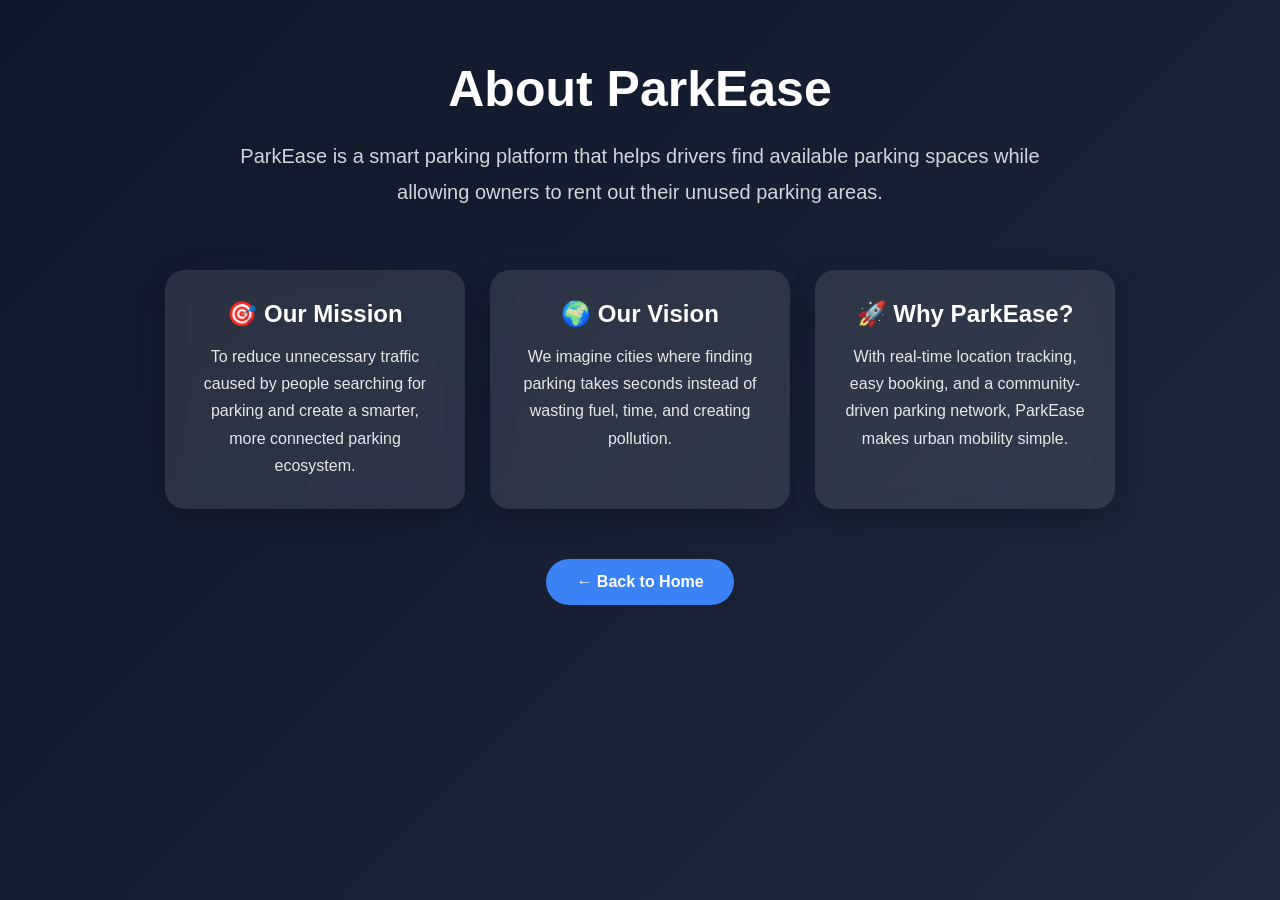
<file: about.html>
<!DOCTYPE html>
<html lang="en">
<head>
    <meta charset="UTF-8">
    <meta name="viewport" content="width=device-width, initial-scale=1.0">
    <title>About ParkEase</title>

    <link rel="stylesheet" href="style.css">
</head>

<body>

    <section class="about-page">

        <h1>About ParkEase</h1>

        <p class="intro">
            ParkEase is a smart parking platform that helps drivers 
            find available parking spaces while allowing owners to 
            rent out their unused parking areas.
        </p>


        <div class="about-container">

            <div class="about-card">
                <h2>🎯 Our Mission</h2>

                <p>
                    To reduce unnecessary traffic caused by people 
                    searching for parking and create a smarter, 
                    more connected parking ecosystem.
                </p>
            </div>


            <div class="about-card">
                <h2>🌍 Our Vision</h2>

                <p>
                    We imagine cities where finding parking takes 
                    seconds instead of wasting fuel, time, and 
                    creating pollution.
                </p>
            </div>


            <div class="about-card">
                <h2>🚀 Why ParkEase?</h2>

                <p>
                    With real-time location tracking, easy booking,
                    and a community-driven parking network, ParkEase
                    makes urban mobility simple.
                </p>
            </div>

        </div>


        <a href="index.html" class="back-btn">
            ← Back to Home
        </a>

    </section>

</body>
</html>
</file>
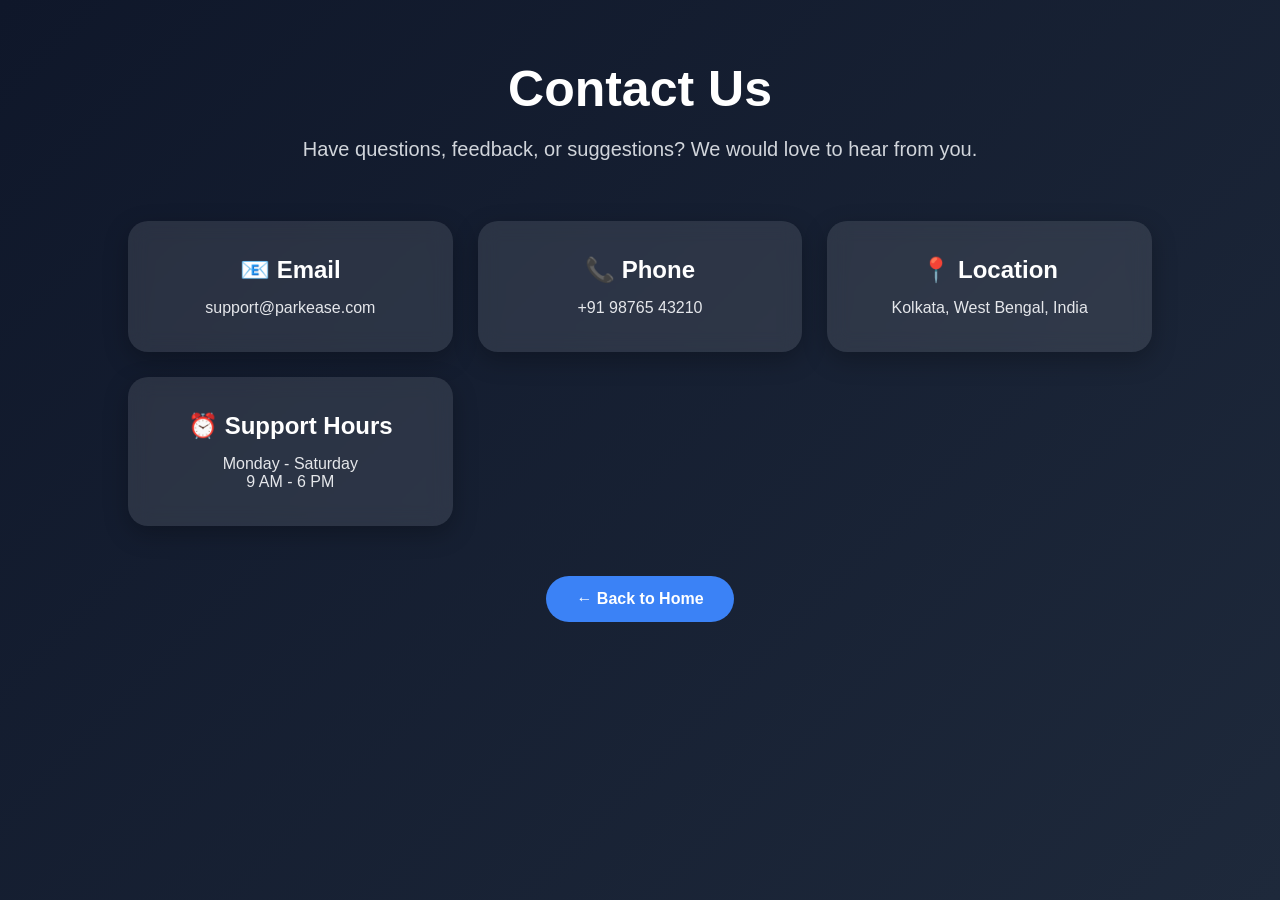
<file: contact.html>
<!DOCTYPE html>
<html>
<head>
    <title>Contact ParkEase</title>
    <link rel="stylesheet" href="style.css">
</head>

<body>

<section class="contact-page">

    <h1>Contact Us</h1>

    <p class="contact-text">
        Have questions, feedback, or suggestions?
        We would love to hear from you.
    </p>

    <div class="contact-container">

        <div class="contact-card">
            <h2>📧 Email</h2>
            <p>support@parkease.com</p>
        </div>

        <div class="contact-card">
            <h2>📞 Phone</h2>
            <p>+91 98765 43210</p>
        </div>

        <div class="contact-card">
            <h2>📍 Location</h2>
            <p>Kolkata, West Bengal, India</p>
        </div>

        <div class="contact-card">
            <h2>⏰ Support Hours</h2>
            <p>Monday - Saturday<br>9 AM - 6 PM</p>
        </div>

    </div>

    <a href="index.html" class="back-btn">
        ← Back to Home
    </a>

</section>

</body>
</html>
</file>
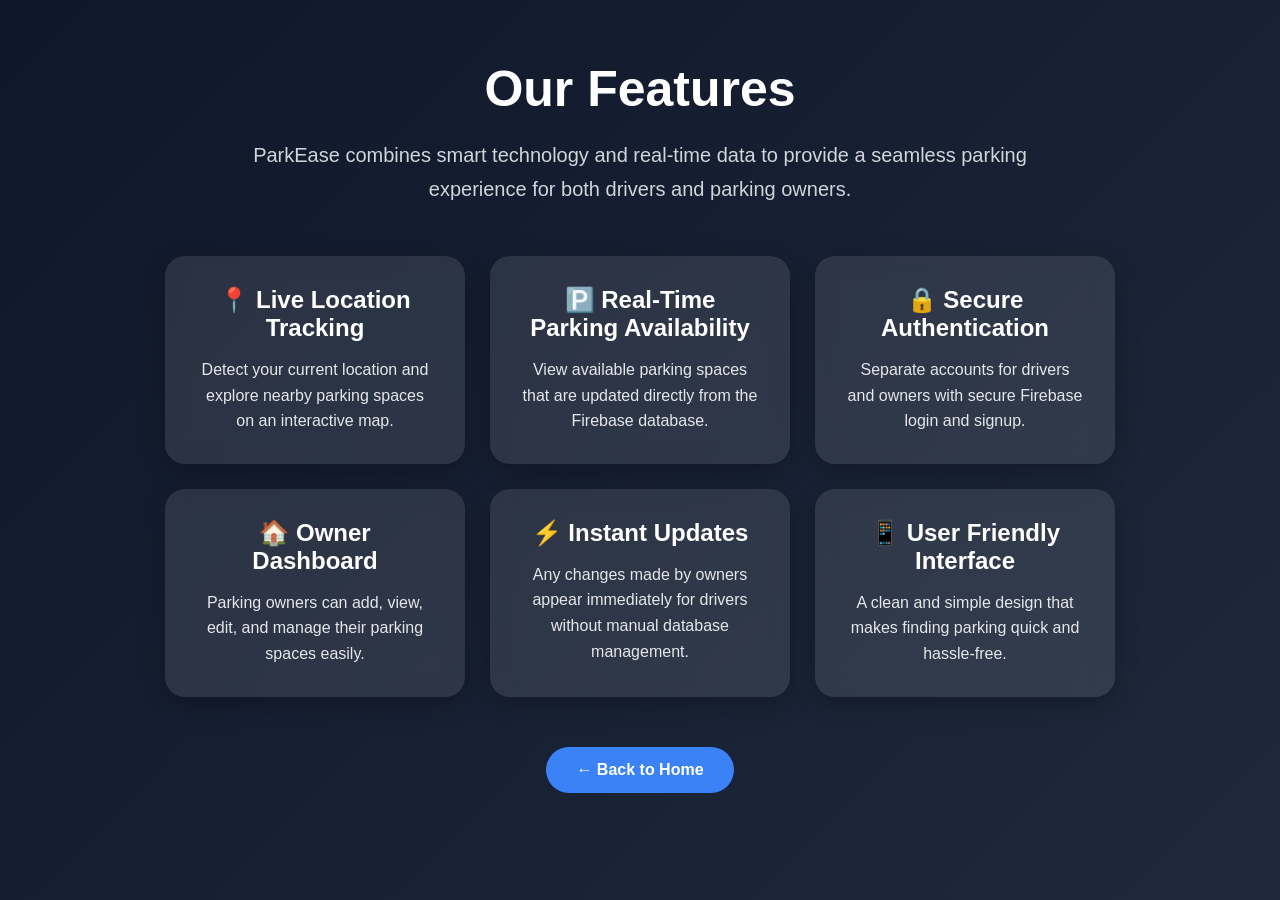
<file: features.html>
<!DOCTYPE html>
<html lang="en">
<head>
    <meta charset="UTF-8">
    <meta name="viewport" content="width=device-width, initial-scale=1.0">
    <title>ParkEase Features</title>
    <link rel="stylesheet" href="style.css">
</head>

<body>

<section class="features-page">

    <h1>Our Features</h1>

    <p class="intro">
        ParkEase combines smart technology and real-time data
        to provide a seamless parking experience for both drivers
        and parking owners.
    </p>

    <div class="features-container">

        <div class="feature-card">
            <h2>📍 Live Location Tracking</h2>
            <p>
                Detect your current location and explore nearby
                parking spaces on an interactive map.
            </p>
        </div>

        <div class="feature-card">
            <h2>🅿️ Real-Time Parking Availability</h2>
            <p>
                View available parking spaces that are updated
                directly from the Firebase database.
            </p>
        </div>

        <div class="feature-card">
            <h2>🔒 Secure Authentication</h2>
            <p>
                Separate accounts for drivers and owners with
                secure Firebase login and signup.
            </p>
        </div>

        <div class="feature-card">
            <h2>🏠 Owner Dashboard</h2>
            <p>
                Parking owners can add, view, edit, and manage
                their parking spaces easily.
            </p>
        </div>

        <div class="feature-card">
            <h2>⚡ Instant Updates</h2>
            <p>
                Any changes made by owners appear immediately
                for drivers without manual database management.
            </p>
        </div>

        <div class="feature-card">
            <h2>📱 User Friendly Interface</h2>
            <p>
                A clean and simple design that makes finding
                parking quick and hassle-free.
            </p>
        </div>

    </div>

    <a href="index.html" class="back-btn">
        ← Back to Home
    </a>

</section>

</body>
</html>
</file>
<file: style.css>
html {
    scroll-behavior: smooth;
}
/* Reset everything */
* {
    margin: 0;
    padding: 0;
    box-sizing: border-box;
}

/* Body */
body {
    font-family: "Poppins", sans-serif;
    background-color: #f5f7fa;
    color: #333;
}


/* ================= NAVBAR ================= */

.navbar {
    display: flex;
    justify-content: space-between;
    align-items: center;
    padding: 25px 8%;
    background-color: white;
    box-shadow: 0 3px 10px rgba(0,0,0,0.1);
    position: sticky;
    top: 0;
}

.logo {
    font-size: 28px;
    font-weight: 700;
    color: #0077ff;
}

.nav-links {
    display: flex;
    gap: 35px;
}

.nav-links a {
    text-decoration: none;
    color: #444;
    font-weight: 500;
    transition: 0.3s;
}

.nav-links a:hover {
    color: #0077ff;
}


/* Navbar Buttons */

.nav-buttons {
    display: flex;
    gap: 15px;
}

.login-btn,
.signup-btn {
    padding: 10px 20px;
    border-radius: 25px;
    font-size: 15px;
    cursor: pointer;
    transition: 0.3s;
}

.login-btn {
    background: transparent;
    border: 2px solid #0077ff;
    color: #0077ff;
}

.login-btn:hover {
    background-color: #0077ff;
    color: white;
}

.signup-btn {
    background-color: #0077ff;
    border: none;
    color: white;
}

.signup-btn:hover {
    transform: translateY(-2px);
}


/* ================= HERO SECTION ================= */

.hero {
    display: flex;
    align-items: center;
    justify-content: space-between;
    padding: 80px 8%;
    min-height: 85vh;
    gap: 50px;
}


.hero-text {
    flex: 1;
}

.hero-text h1 {
    font-size: 55px;
    line-height: 1.2;
    margin-bottom: 25px;
    color: #111;
}

.hero-text p {
    font-size: 18px;
    color: #555;
    line-height: 1.7;
    margin-bottom: 35px;
}


/* Hero Buttons */

.hero-buttons {
    display: flex;
    gap: 20px;
}


.find-btn,
.rent-btn {
    padding: 15px 30px;
    border: none;
    border-radius: 35px;
    font-size: 16px;
    cursor: pointer;
    transition: 0.3s;
}


.find-btn {
    background: #0077ff;
    color: white;
}

.find-btn:hover {
    background: #005fd1;
}


.rent-btn {
    background: white;
    border: 2px solid #0077ff;
    color: #0077ff;
}

.rent-btn:hover {
    background: #0077ff;
    color: white;
}


/* Hero Image */

.hero-image {
    flex: 1;
    display: flex;
    justify-content: center;
}


.hero-image img {
    width: 100%;
    max-width: 600px;
    border-radius: 25px;
    box-shadow: 0 10px 30px rgba(0,0,0,0.15);
}


/* ================= FEATURES ================= */

.features {
    padding: 80px 8%;
    text-align: center;
}


.features h2 {
    font-size: 40px;
    margin-bottom: 50px;
}


.feature-container {
    display: flex;
    gap: 30px;
    justify-content: center;
}


.card {
    background: white;
    padding: 35px;
    border-radius: 20px;
    width: 320px;
    box-shadow: 0 5px 20px rgba(0,0,0,0.1);
    transition: 0.3s;
}


.card:hover {
    transform: translateY(-10px);
}


.card h3 {
    margin-bottom: 15px;
    color: #0077ff;
}


/* ================= HOW IT WORKS ================= */

.steps {
    padding: 80px 8%;
    text-align: center;
}


.steps h2 {
    font-size: 40px;
    margin-bottom: 50px;
}


.steps-container {
    display: flex;
    justify-content: center;
    gap: 30px;
}


.step {
    width: 300px;
    background: #0077ff;
    color: white;
    padding: 35px;
    border-radius: 20px;
    box-shadow: 0 10px 25px rgba(0,119,255,0.3);
}


.step h3 {
    margin-bottom: 15px;
}


/* ================= FOOTER ================= */

footer {
    background: #111;
    color: white;
    text-align: center;
    padding: 40px;
}


footer h2 {
    margin-bottom: 15px;
}


/* ================= RESPONSIVE DESIGN ================= */

@media(max-width: 900px) {

    .hero {
        flex-direction: column;
        text-align: center;
    }

    .hero-text h1 {
        font-size: 40px;
    }

    .hero-buttons {
        justify-content: center;
    }

    .feature-container,
    .steps-container {
        flex-direction: column;
        align-items: center;
    }

    .navbar {
        flex-direction: column;
        gap: 20px;
    }
}
/* ===== ABOUT PAGE ===== */

.about-page {
    min-height: 100vh;
    padding: 60px 10%;
    text-align: center;
    background: linear-gradient(135deg, #0f172a, #1e293b);
    color: white;
}

.about-page h1 {
    font-size: 50px;
    margin-bottom: 20px;
}

.about-page .intro {
    max-width: 800px;
    margin: auto;
    font-size: 20px;
    line-height: 1.8;
    color: #d1d5db;
}

/* Cards */

.about-container {
    margin-top: 60px;
    display: flex;
    justify-content: center;
    gap: 25px;
    flex-wrap: wrap;
}

.about-card {
    width: 300px;
    padding: 30px;
    border-radius: 20px;
    background: rgba(255,255,255,0.1);
    backdrop-filter: blur(10px);
    transition: 0.3s;
    box-shadow: 0 8px 25px rgba(0,0,0,0.25);
}

.about-card:hover {
    transform: translateY(-12px);
    background: rgba(255,255,255,0.18);
}

.about-card h2 {
    margin-bottom: 15px;
    font-size: 24px;
}

.about-card p {
    line-height: 1.7;
    color: #e5e7eb;
}

/* Back Button */

.back-btn {
    display: inline-block;
    margin-top: 50px;
    padding: 14px 30px;
    background: #3b82f6;
    color: white;
    text-decoration: none;
    border-radius: 30px;
    font-weight: bold;
    transition: 0.3s;
}

.back-btn:hover {
    background: #2563eb;
    transform: scale(1.05);
}
/* ===== FEATURES PAGE ===== */

.features-page {
    min-height: 100vh;
    padding: 60px 10%;
    text-align: center;
    background: linear-gradient(135deg, #0f172a, #1e293b);
    color: white;
}

.features-page h1 {
    font-size: 50px;
}

.features-page .intro {
    max-width: 800px;
    margin: 20px auto;
    font-size: 20px;
    color: #d1d5db;
    line-height: 1.7;
}

.features-container {
    display: flex;
    justify-content: center;
    flex-wrap: wrap;
    gap: 25px;
    margin-top: 50px;
}

.features-container .feature-card {
    width: 300px;
    padding: 30px;
    background: rgba(255,255,255,0.1);
    border-radius: 20px;
    backdrop-filter: blur(10px);
    box-shadow: 0 8px 25px rgba(0,0,0,0.25);
    transition: 0.3s;
}

.features-container .feature-card:hover {
    transform: translateY(-10px);
    background: rgba(255,255,255,0.18);
}

.features-container .feature-card h2 {
    margin-bottom: 15px;
}

.features-container .feature-card p {
    color: #e5e7eb;
    line-height: 1.6;
}

/* ===== CONTACT PAGE ===== */

.contact-page {
    min-height: 100vh;
    padding: 60px 10%;
    text-align: center;
    background: linear-gradient(135deg, #0f172a, #1e293b);
    color: white;
}

.contact-page h1 {
    font-size: 50px;
}

.contact-text {
    font-size: 20px;
    color: #d1d5db;
    margin-top: 20px;
}

.contact-container {
    display: grid;
    grid-template-columns: repeat(auto-fit, minmax(250px, 1fr));
    gap: 25px;
    margin-top: 60px;
}

.contact-card {
    background: rgba(255,255,255,0.1);
    padding: 35px;
    border-radius: 20px;
    backdrop-filter: blur(10px);
    box-shadow: 0 8px 25px rgba(0,0,0,0.25);
    transition: 0.3s;
}

.contact-card:hover {
    transform: translateY(-10px);
    background: rgba(255,255,255,0.18);
}

.contact-card h2 {
    margin-bottom: 15px;
}

.contact-card p {
    color: #e5e7eb;
}
</file>
